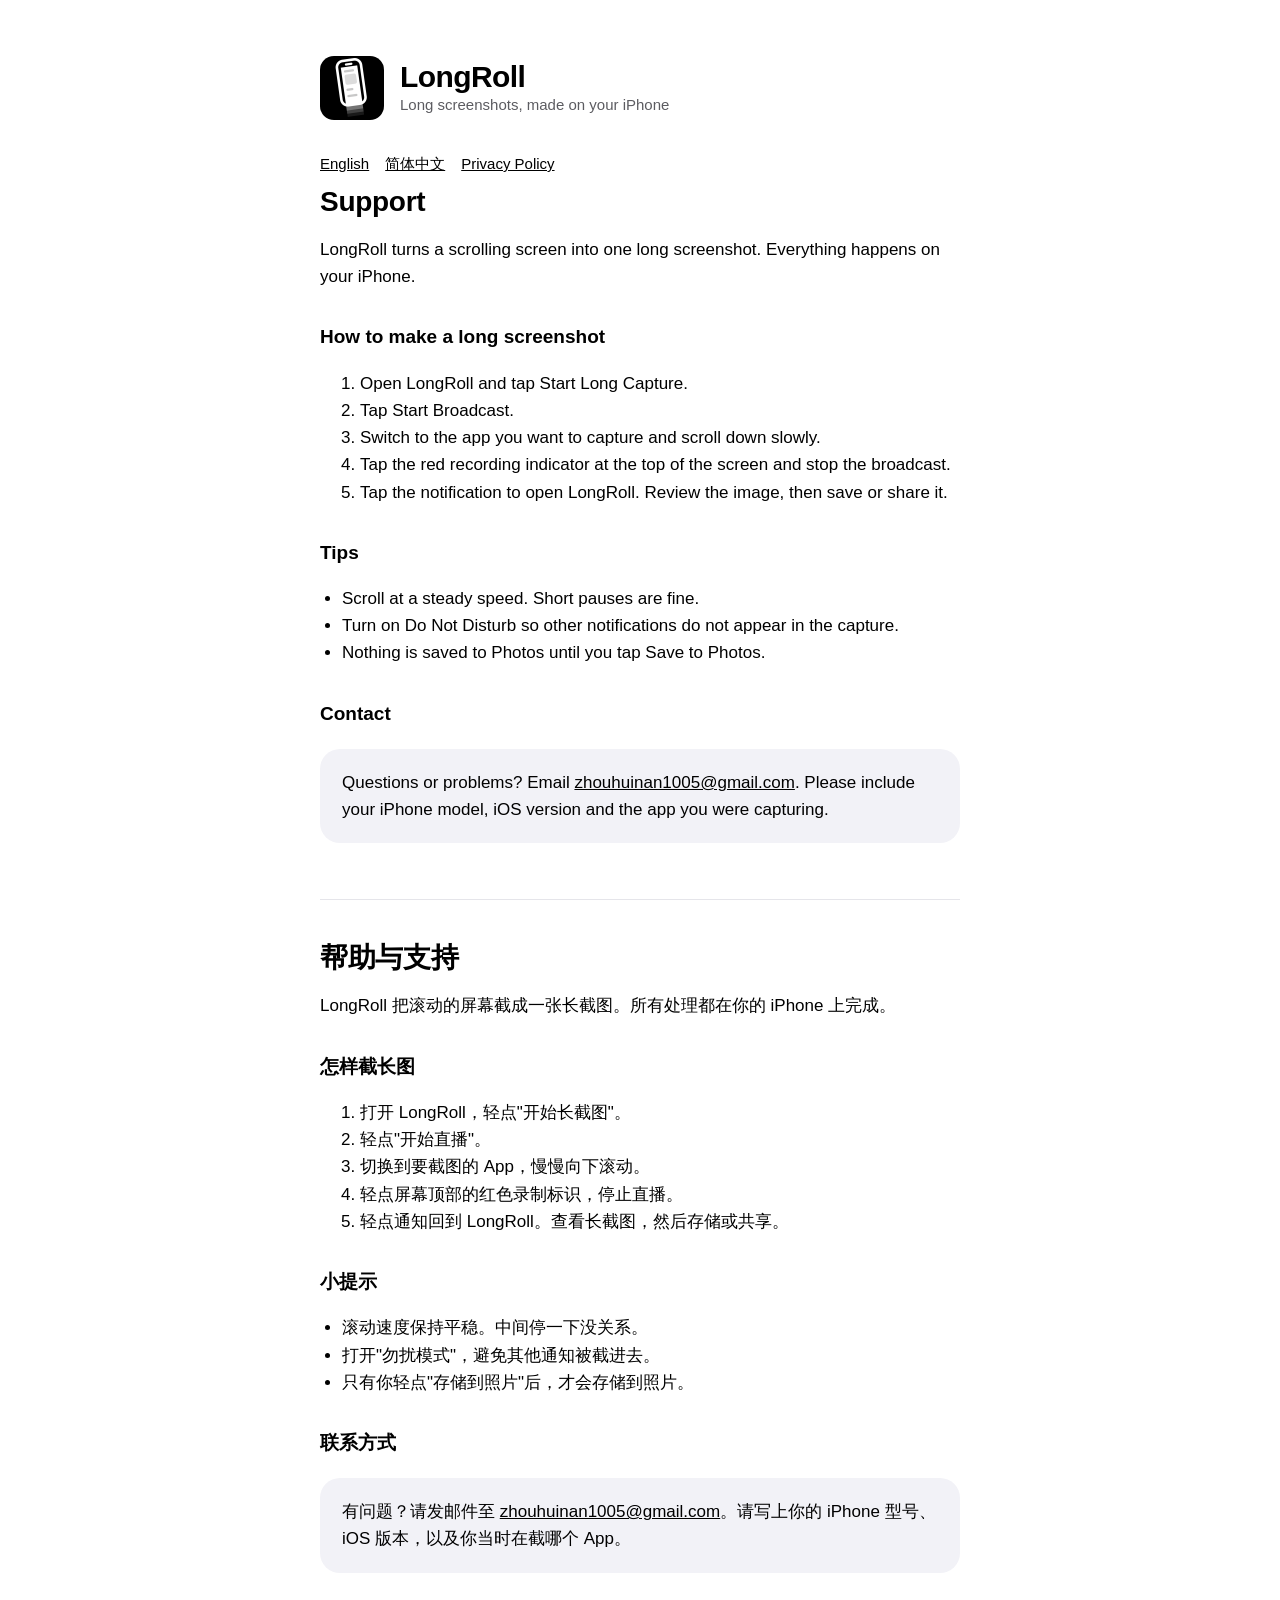
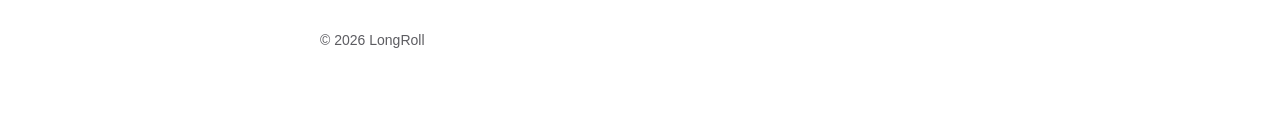
<file: index.html>
<!doctype html>
<html lang="en">
<head>
<meta charset="utf-8">
<meta name="viewport" content="width=device-width, initial-scale=1">
<title>LongRoll Support</title>
<link rel="stylesheet" href="style.css">
</head>
<body>
<main>
<header>
<img src="icon.png" alt="LongRoll app icon">
<div>
<div class="name">LongRoll</div>
<div class="tag">Long screenshots, made on your iPhone</div>
</div>
</header>

<nav class="lang"><a href="#en">English</a><a href="#zh">简体中文</a><a href="privacy.html">Privacy Policy</a></nav>

<section id="en" lang="en">
<h1>Support</h1>
<p>LongRoll turns a scrolling screen into one long screenshot. Everything happens on your iPhone.</p>

<h2>How to make a long screenshot</h2>
<ol>
<li>Open LongRoll and tap Start Long Capture.</li>
<li>Tap Start Broadcast.</li>
<li>Switch to the app you want to capture and scroll down slowly.</li>
<li>Tap the red recording indicator at the top of the screen and stop the broadcast.</li>
<li>Tap the notification to open LongRoll. Review the image, then save or share it.</li>
</ol>

<h2>Tips</h2>
<ul>
<li>Scroll at a steady speed. Short pauses are fine.</li>
<li>Turn on Do Not Disturb so other notifications do not appear in the capture.</li>
<li>Nothing is saved to Photos until you tap Save to Photos.</li>
</ul>

<h2>Contact</h2>
<div class="card">Questions or problems? Email <a href="mailto:zhouhuinan1005@gmail.com">zhouhuinan1005@gmail.com</a>. Please include your iPhone model, iOS version and the app you were capturing.</div>
</section>

<section id="zh" lang="zh-Hans">
<h1>帮助与支持</h1>
<p>LongRoll 把滚动的屏幕截成一张长截图。所有处理都在你的 iPhone 上完成。</p>

<h2>怎样截长图</h2>
<ol>
<li>打开 LongRoll，轻点"开始长截图"。</li>
<li>轻点"开始直播"。</li>
<li>切换到要截图的 App，慢慢向下滚动。</li>
<li>轻点屏幕顶部的红色录制标识，停止直播。</li>
<li>轻点通知回到 LongRoll。查看长截图，然后存储或共享。</li>
</ol>

<h2>小提示</h2>
<ul>
<li>滚动速度保持平稳。中间停一下没关系。</li>
<li>打开"勿扰模式"，避免其他通知被截进去。</li>
<li>只有你轻点"存储到照片"后，才会存储到照片。</li>
</ul>

<h2>联系方式</h2>
<div class="card">有问题？请发邮件至 <a href="mailto:zhouhuinan1005@gmail.com">zhouhuinan1005@gmail.com</a>。请写上你的 iPhone 型号、iOS 版本，以及你当时在截哪个 App。</div>
</section>

<footer>© 2026 LongRoll</footer>
</main>
</body>
</html>
</file>
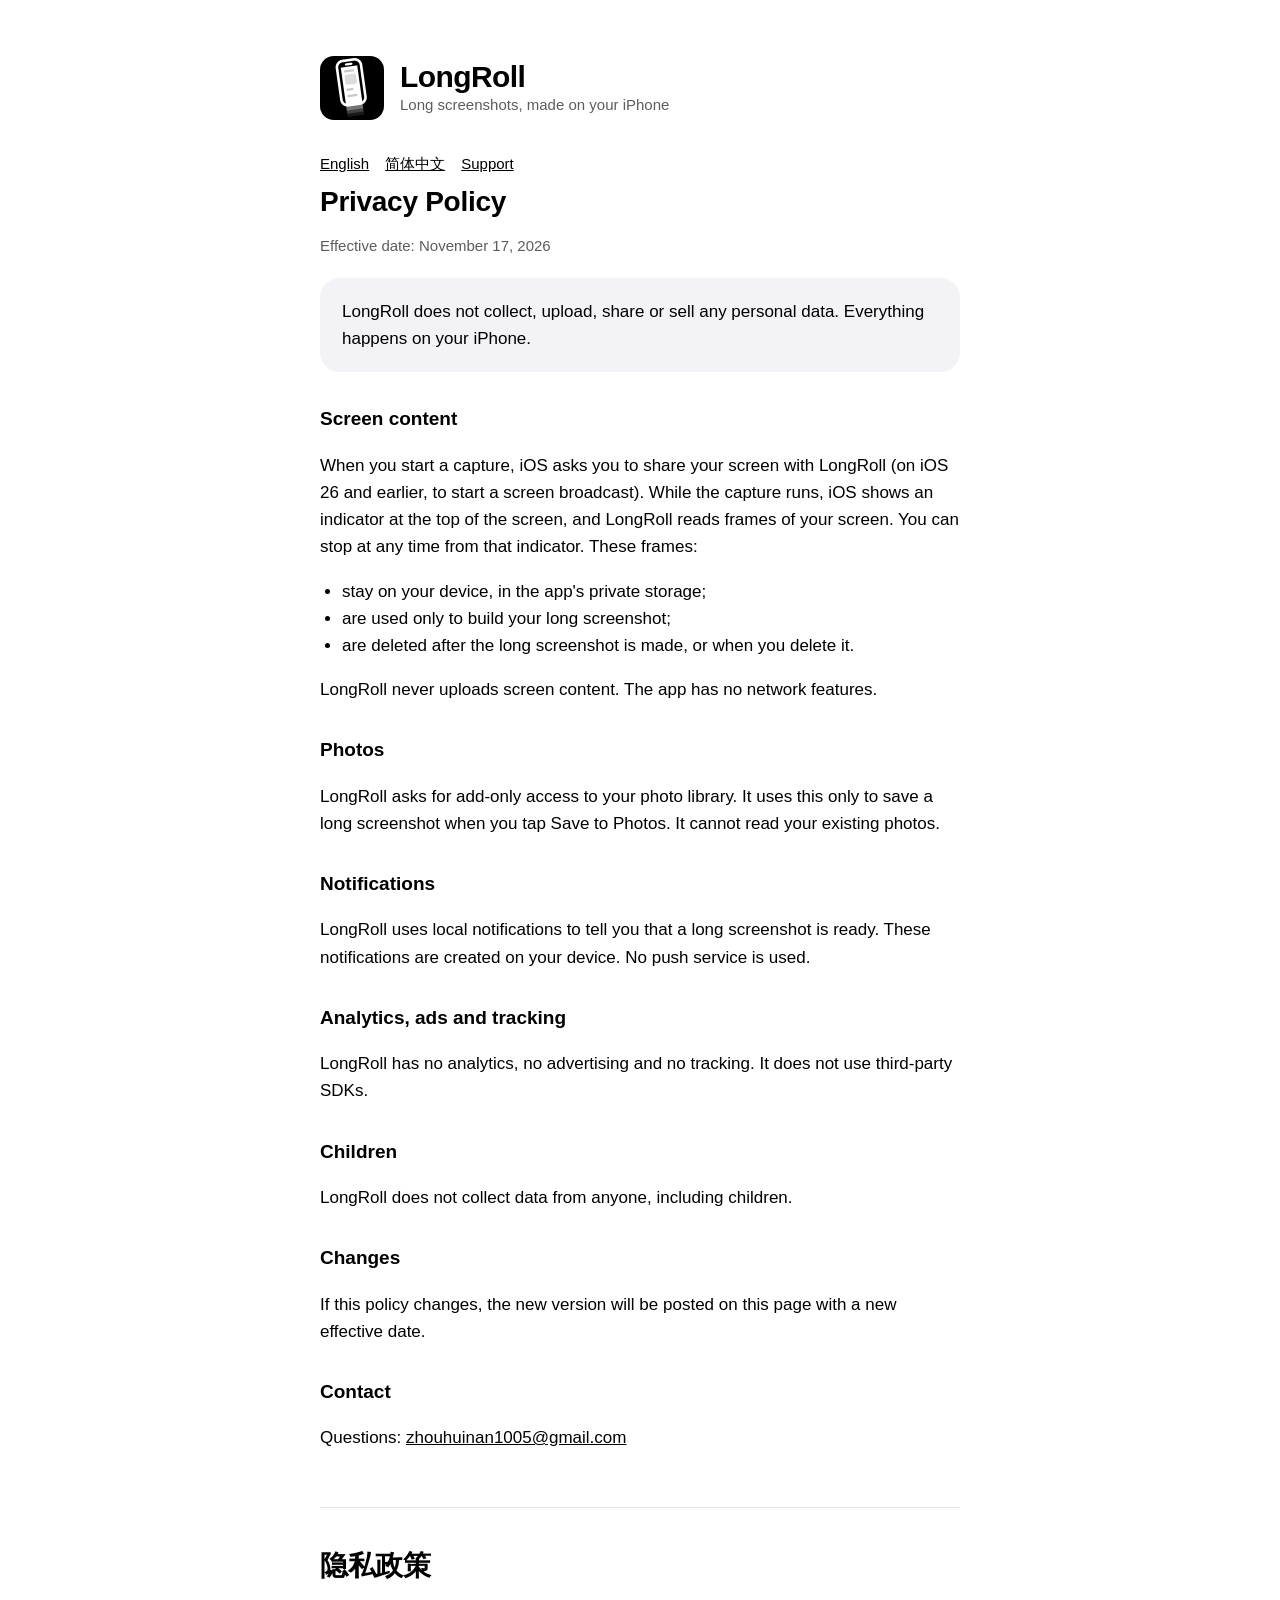
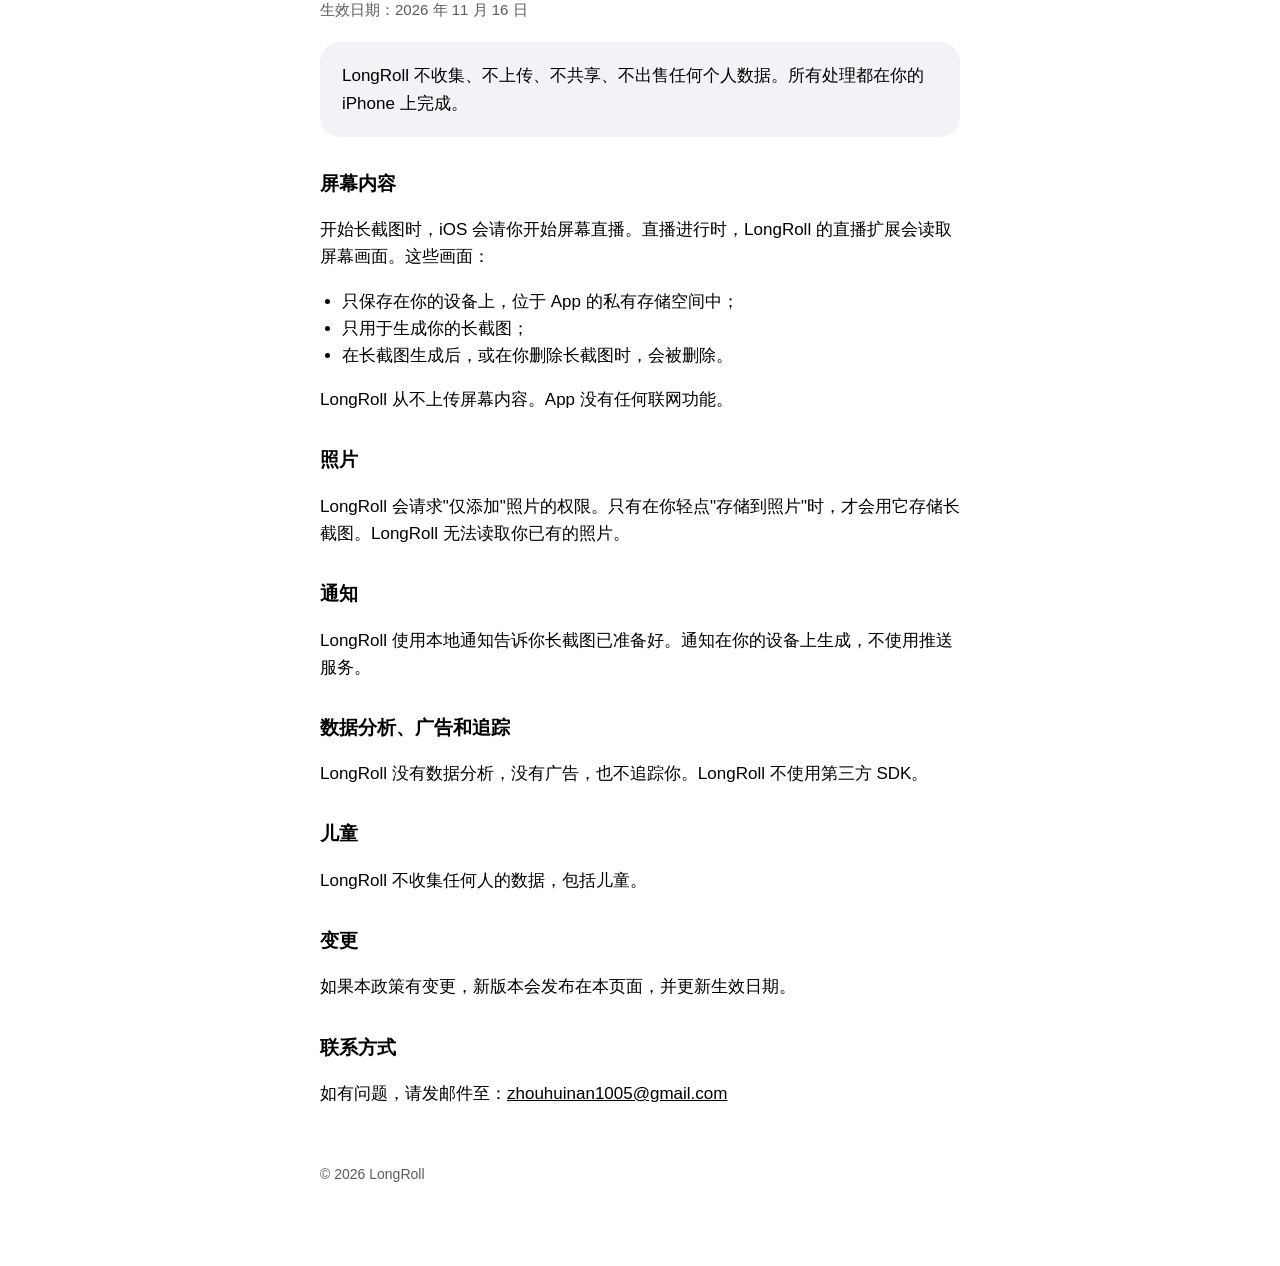
<file: privacy.html>
<!doctype html>
<html lang="en">
<head>
<meta charset="utf-8">
<meta name="viewport" content="width=device-width, initial-scale=1">
<title>LongRoll Privacy Policy</title>
<link rel="stylesheet" href="style.css">
</head>
<body>
<main>
<header>
<img src="icon.png" alt="LongRoll app icon">
<div>
<div class="name">LongRoll</div>
<div class="tag">Long screenshots, made on your iPhone</div>
</div>
</header>

<nav class="lang"><a href="#en">English</a><a href="#zh">简体中文</a><a href="./">Support</a></nav>

<section id="en" lang="en">
<h1>Privacy Policy</h1>
<p class="muted">Effective date: November 17, 2026</p>

<div class="card">LongRoll does not collect, upload, share or sell any personal data. Everything happens on your iPhone.</div>

<h2>Screen content</h2>
<p>When you start a capture, iOS asks you to share your screen with LongRoll (on iOS 26 and earlier, to start a screen broadcast). While the capture runs, iOS shows an indicator at the top of the screen, and LongRoll reads frames of your screen. You can stop at any time from that indicator. These frames:</p>
<ul>
<li>stay on your device, in the app's private storage;</li>
<li>are used only to build your long screenshot;</li>
<li>are deleted after the long screenshot is made, or when you delete it.</li>
</ul>
<p>LongRoll never uploads screen content. The app has no network features.</p>

<h2>Photos</h2>
<p>LongRoll asks for add-only access to your photo library. It uses this only to save a long screenshot when you tap Save to Photos. It cannot read your existing photos.</p>

<h2>Notifications</h2>
<p>LongRoll uses local notifications to tell you that a long screenshot is ready. These notifications are created on your device. No push service is used.</p>

<h2>Analytics, ads and tracking</h2>
<p>LongRoll has no analytics, no advertising and no tracking. It does not use third-party SDKs.</p>

<h2>Children</h2>
<p>LongRoll does not collect data from anyone, including children.</p>

<h2>Changes</h2>
<p>If this policy changes, the new version will be posted on this page with a new effective date.</p>

<h2>Contact</h2>
<p>Questions: <a href="mailto:zhouhuinan1005@gmail.com">zhouhuinan1005@gmail.com</a></p>
</section>

<section id="zh" lang="zh-Hans">
<h1>隐私政策</h1>
<p class="muted">生效日期：2026 年 11 月 16 日</p>

<div class="card">LongRoll 不收集、不上传、不共享、不出售任何个人数据。所有处理都在你的 iPhone 上完成。</div>

<h2>屏幕内容</h2>
<p>开始长截图时，iOS 会请你开始屏幕直播。直播进行时，LongRoll 的直播扩展会读取屏幕画面。这些画面：</p>
<ul>
<li>只保存在你的设备上，位于 App 的私有存储空间中；</li>
<li>只用于生成你的长截图；</li>
<li>在长截图生成后，或在你删除长截图时，会被删除。</li>
</ul>
<p>LongRoll 从不上传屏幕内容。App 没有任何联网功能。</p>

<h2>照片</h2>
<p>LongRoll 会请求"仅添加"照片的权限。只有在你轻点"存储到照片"时，才会用它存储长截图。LongRoll 无法读取你已有的照片。</p>

<h2>通知</h2>
<p>LongRoll 使用本地通知告诉你长截图已准备好。通知在你的设备上生成，不使用推送服务。</p>

<h2>数据分析、广告和追踪</h2>
<p>LongRoll 没有数据分析，没有广告，也不追踪你。LongRoll 不使用第三方 SDK。</p>

<h2>儿童</h2>
<p>LongRoll 不收集任何人的数据，包括儿童。</p>

<h2>变更</h2>
<p>如果本政策有变更，新版本会发布在本页面，并更新生效日期。</p>

<h2>联系方式</h2>
<p>如有问题，请发邮件至：<a href="mailto:zhouhuinan1005@gmail.com">zhouhuinan1005@gmail.com</a></p>
</section>

<footer>© 2026 LongRoll</footer>
</main>
</body>
</html>
</file>
<file: style.css>
:root {
  color-scheme: light dark;
  --bg: #ffffff;
  --fg: #000000;
  --muted: #5c5c61;
  --card: #f2f2f7;
  --line: #e5e5ea;
}
@media (prefers-color-scheme: dark) {
  :root {
    --bg: #000000;
    --fg: #ffffff;
    --muted: #a1a1a6;
    --card: #1c1c1e;
    --line: #2c2c2e;
  }
}
* { box-sizing: border-box; }
body {
  margin: 0;
  background: var(--bg);
  color: var(--fg);
  font: 17px/1.6 -apple-system, BlinkMacSystemFont, "Segoe UI", "PingFang SC",
    "Hiragino Sans GB", "Microsoft YaHei", Helvetica, Arial, sans-serif;
  -webkit-text-size-adjust: 100%;
}
main {
  max-width: 680px;
  margin: 0 auto;
  padding: 56px 20px 80px;
}
header {
  display: flex;
  align-items: center;
  gap: 16px;
  margin-bottom: 32px;
}
header img {
  width: 64px;
  height: 64px;
  border-radius: 14px;
}
header .name {
  font-size: 30px;
  font-weight: 800;
  letter-spacing: -0.02em;
  line-height: 1.1;
}
header .tag { color: var(--muted); font-size: 15px; }
h1 { font-size: 28px; line-height: 1.25; margin: 0 0 8px; letter-spacing: -0.01em; }
h2 { font-size: 19px; margin: 32px 0 6px; }
p, li { color: var(--fg); }
.muted { color: var(--muted); font-size: 15px; }
ul { padding-left: 22px; }
a { color: inherit; }
.card {
  background: var(--card);
  border-radius: 20px;
  padding: 20px 22px;
  margin: 20px 0;
}
nav.lang {
  display: flex;
  gap: 16px;
  font-size: 15px;
  margin-bottom: 8px;
}
section + section {
  margin-top: 56px;
  padding-top: 40px;
  border-top: 1px solid var(--line);
}
footer {
  margin-top: 56px;
  font-size: 14px;
  color: var(--muted);
}
</file>
